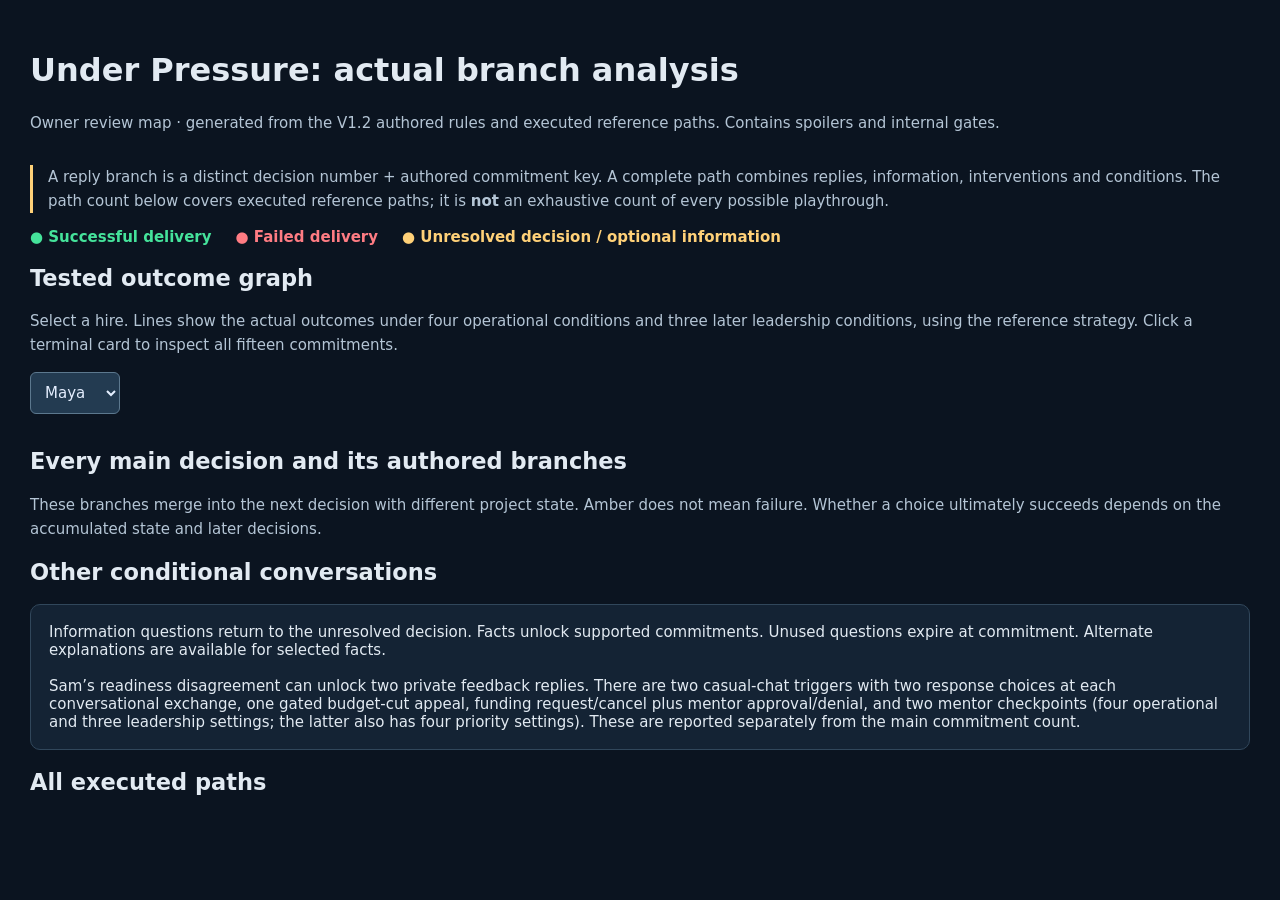
<file: branch_map_template.html>
<!doctype html><html lang="en"><meta charset="utf-8"><meta name="viewport" content="width=device-width,initial-scale=1"><title>Under Pressure · Branch analysis</title><style>
*{box-sizing:border-box}body{margin:0;background:#0b1420;color:#e2eaf2;font:15px system-ui}main{max-width:1300px;margin:auto;padding:30px}h1{font-size:32px}p{line-height:1.6;color:#b4c5d5}.grid{display:grid;grid-template-columns:repeat(auto-fit,minmax(160px,1fr));gap:12px}.metric,.card{border:1px solid #31475b;border-radius:10px;background:#142334;padding:18px;margin:12px 0}.metric strong{display:block;font-size:28px}.green{color:#45e39b}.red{color:#ff7c83}.amber{color:#ffd178}button,select{background:#233b51;color:#e5efff;padding:10px;border:1px solid #5c788e;border-radius:6px;font:inherit}button{cursor:pointer}.scroll{overflow:auto;background:#101d2d;border-radius:12px;margin:15px 0}.stage{border-left:2px solid #7192aa;padding:0 0 12px 25px;margin-left:12px;position:relative}.stage:before{content:'';position:absolute;left:-7px;top:10px;background:#ffd178;width:12px;height:12px;border-radius:50%}.stage h3{margin:0 0 10px}.branches{display:flex;gap:10px;flex-wrap:wrap}.branch{max-width:340px;background:#192f44;border:1px solid #41617c;padding:10px;border-radius:8px}.branch small{display:block;color:#b2c5d8;line-height:1.6}details{margin:12px 0}summary{cursor:pointer}svg text{font:12px system-ui}a{color:#a8d9ff}.legend{display:flex;gap:24px;flex-wrap:wrap}.route-list{max-height:420px;overflow:auto}.route-list button{display:block;width:100%;text-align:left;margin:6px 0}.note{border-left:3px solid #ffd178;padding-left:15px}
</style><main><h1>Under Pressure: actual branch analysis</h1><p>Owner review map · generated from the V1.2 authored rules and executed reference paths. Contains spoilers and internal gates.</p><div class="grid" id="stats"></div><p class="note">A reply branch is a distinct decision number + authored commitment key. A complete path combines replies, information, interventions and conditions. The path count below covers executed reference paths; it is <strong>not</strong> an exhaustive count of every possible playthrough.</p><div class="legend"><b class="green">● Successful delivery</b><b class="red">● Failed delivery</b><b class="amber">● Unresolved decision / optional information</b></div><h2>Tested outcome graph</h2><p>Select a hire. Lines show the actual outcomes under four operational conditions and three later leadership conditions, using the reference strategy. Click a terminal card to inspect all fifteen commitments.</p><select id="hire"><option value="maya">Maya</option><option value="jordan">Jordan</option><option value="sam">Sam</option></select><div class="scroll" id="graph"></div><div id="path"></div><h2>Every main decision and its authored branches</h2><p>These branches merge into the next decision with different project state. Amber does not mean failure. Whether a choice ultimately succeeds depends on the accumulated state and later decisions.</p><div id="decisions"></div><h2>Other conditional conversations</h2><div class="card">Information questions return to the unresolved decision. Facts unlock supported commitments. Unused questions expire at commitment. Alternate explanations are available for selected facts.<br><br>Sam’s readiness disagreement can unlock two private feedback replies. There are two casual-chat triggers with two response choices at each conversational exchange, one gated budget-cut appeal, funding request/cancel plus mentor approval/denial, and two mentor checkpoints (four operational and three leadership settings; the latter also has four priority settings). These are reported separately from the main commitment count.</div><h2>All executed paths</h2><div class="route-list" id="routes"></div></main><script>
const data=__DATA__,esc=s=>String(s??'').replace(/[&<>"']/g,c=>({'&':'&amp;','<':'&lt;','>':'&gt;','"':'&quot;',"'":'&#39;'}[c]));
const success=data.routes.filter(r=>r.delivered).length;document.getElementById('stats').innerHTML=[[data.inventory.length,'Main commitment branches'],[data.questions.length,'Information question branches'],[data.routes.length,'Executed reference paths'],[success,'Successful reference paths'],[data.routes.length-success,'Failed reference paths'],[5,'Broad ending categories']].map(([n,t])=>`<div class="metric"><strong>${n}</strong>${t}</div>`).join('');
function showPath(i){const r=data.routes[i];document.getElementById('path').innerHTML=`<div class="card"><h2 class="${r.delivered?'green':'red'}">${esc(r.category)}</h2><p>${esc(r.hire)} · ${esc(r.event)} · ${esc(r.pressure)} · $${r.cost.toLocaleString()} · day ${r.days}</p><p>${esc(r.style)}${r.special?'<br>'+esc(r.special):''}</p><details open><summary>Actual commitments and known facts</summary>${r.steps.map(h=>`<p><b>${h.step}. ${esc(h.reply)}</b><br>Information: ${esc(h.facts.join(', ')||'No optional information recorded')}</p>`).join('')}</details></div>`;document.getElementById('path').scrollIntoView({behavior:'smooth',block:'nearest'})}
function graph(){const hire=document.getElementById('hire').value,events=['stable','cut','removal','scope'],pressures=['supportive','critical','hard'];let svg='<svg viewBox="0 0 1180 690" width="1180" height="690" role="img" aria-label="Branch graph of reference delivery outcomes">';svg+='<rect x="490" y="18" width="200" height="58" rx="10" fill="#29465f"/><text x="590" y="43" fill="white" text-anchor="middle">'+hire.toUpperCase()+'</text><text x="590" y="61" fill="#bed3e1" text-anchor="middle">15 decisions per path</text>';
for(let e=0;e<4;e++){const x=25+e*294;svg+=`<path d="M590 76 V105 H${x+130} V138" fill="none" stroke="#67849d"/><rect x="${x+10}" y="138" width="240" height="52" rx="9" fill="#263f55"/><text x="${x+130}" y="170" text-anchor="middle" fill="white">${events[e]}</text>`;
for(let p=0;p<3;p++){const index=data.routes.findIndex(r=>r.hire===hire&&r.event===events[e]&&r.pressure===pressures[p]),r=data.routes[index],y=245+p*140,c=r.delivered?'#45e39b':'#ff7c83';svg+=`<path d="M${x+130} 190 V${y-20} H${x+20} V${y+24}" fill="none" stroke="${c}" stroke-width="2"/><g onclick="showPath(${index})" style="cursor:pointer"><rect x="${x+30}" y="${y}" width="232" height="94" rx="8" fill="#142334" stroke="${c}" stroke-width="2"/><text x="${x+46}" y="${y+24}" fill="white">${pressures[p]}</text><text x="${x+46}" y="${y+46}" fill="${c}">${r.delivered?'SUCCESS':'FAILED DELIVERY'}</text><text x="${x+46}" y="${y+66}" fill="#b8cede">$${r.cost.toLocaleString()} · day ${r.days}</text><text x="${x+46}" y="${y+83}" fill="#b8cede">Click to inspect the actual path</text></g>`}}
svg+='</svg>';document.getElementById('graph').innerHTML=svg}
document.getElementById('hire').onchange=graph;graph();
for(let n=1;n<=15;n++){const branches=data.inventory.filter(o=>o.step===n),qs=data.questions.filter(q=>q.step===n);document.getElementById('decisions').innerHTML+=`<section class="stage"><h3>${n}. ${esc(branches[0].title)} · ${branches.length} main branches</h3><div class="branches">${branches.map(b=>`<div class="branch"><b>${esc(b.variants[0].text)}</b><small>${b.requires.length?'Requires gathered facts: '+esc(b.requires.join(', ')):'Available after the situation is introduced'}</small><small>${b.variants.length} authored wording/cost/time variant${b.variants.length===1?'':'s'}</small><details><summary>Inspect variants</summary>${b.variants.map(v=>`<p>${esc(v.text)}<br>$${v.cost.toLocaleString()} · ${v.days} working days</p>`).join('')}</details></div>`).join('')}</div><details><summary class="amber">${qs.length} optional information branches → return to this decision</summary>${qs.map(q=>`<p>${esc(q.who)}: ${esc(q.text)} <small>[${esc(q.fact)}]</small></p>`).join('')}</details></section>`}
document.getElementById('routes').innerHTML=data.routes.map((r,i)=>`<button onclick="showPath(${i})"><span class="${r.delivered?'green':'red'}">● ${r.delivered?'Success':'Failed'}</span> · ${esc(r.hire)} / ${esc(r.event)} / ${esc(r.pressure)} · ${esc(r.style)}</button>`).join('');
</script></html>
</file>
